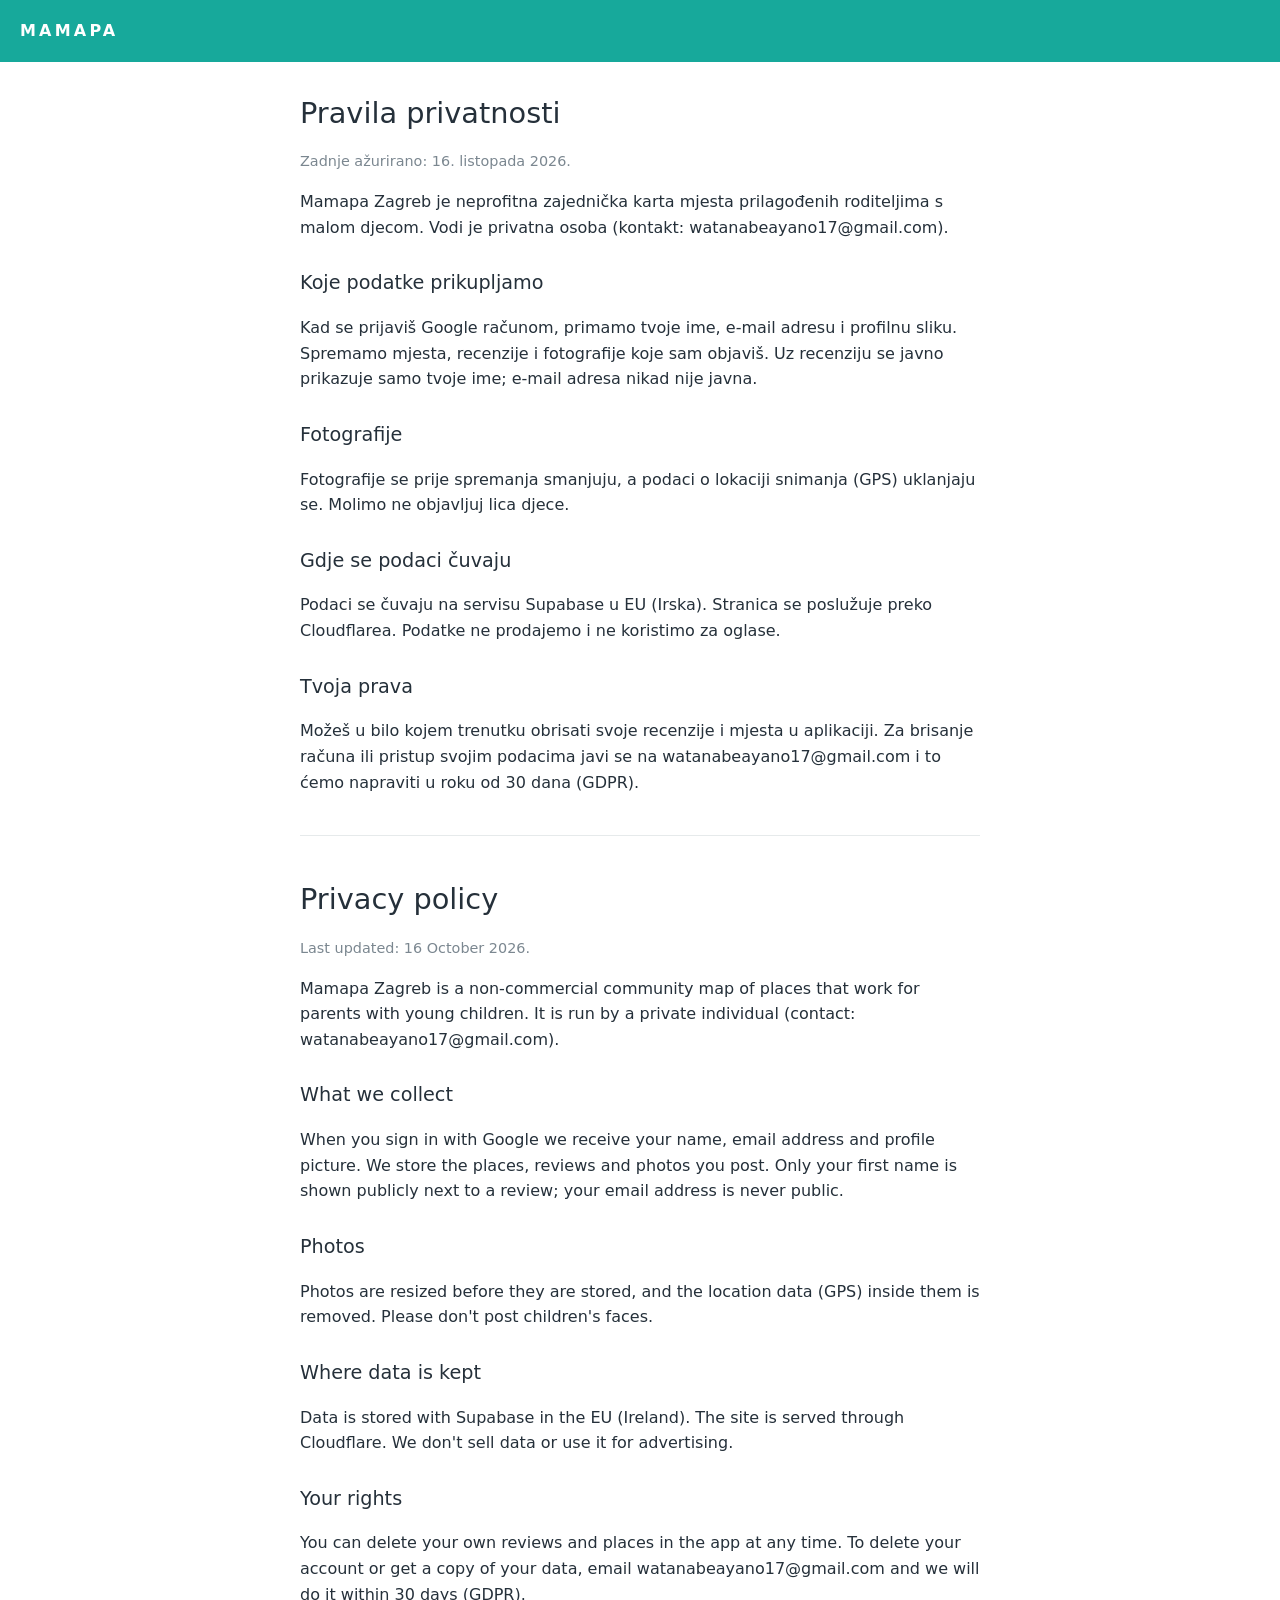
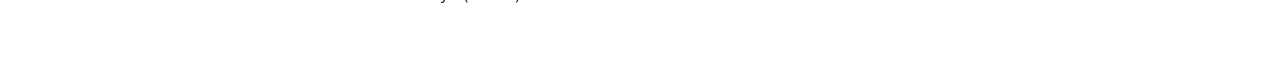
<file: public/privacy.html>
<!doctype html>
<html lang="hr">
<head>
<meta charset="utf-8">
<meta name="viewport" content="width=device-width,initial-scale=1">
<title>Mamapa Zagreb · Privatnost / Privacy</title>
<link rel="icon" href="icon.svg" type="image/svg+xml">
<style>
body{margin:0;font:16px/1.6 "Nunito Sans",system-ui,sans-serif;color:#25303A;background:#fff}
header{background:#17A99B;color:#fff;padding:18px max(20px,env(safe-area-inset-left,0px))}
header a{color:#fff;text-decoration:none;letter-spacing:.2em;font-weight:600}
main{max-width:680px;margin:0 auto;padding:28px 20px 60px}
h1{font-weight:300;font-size:1.8rem;margin:0 0 6px}
h2{font-weight:400;font-size:1.2rem;margin:28px 0 6px}
.muted{color:#7B8790;font-size:.9rem}
hr{border:0;border-top:1px solid #E6EAEB;margin:40px 0}
</style>
</head>
<body>
<header><a href="./">MAMAPA</a></header>
<main>
<section lang="hr">
<h1>Pravila privatnosti</h1>
<p class="muted">Zadnje ažurirano: 16. listopada 2026.</p>
<p>Mamapa Zagreb je neprofitna zajednička karta mjesta prilagođenih roditeljima s malom djecom. Vodi je privatna osoba (kontakt: watanabeayano17@gmail.com).</p>
<h2>Koje podatke prikupljamo</h2>
<p>Kad se prijaviš Google računom, primamo tvoje ime, e-mail adresu i profilnu sliku. Spremamo mjesta, recenzije i fotografije koje sam objaviš. Uz recenziju se javno prikazuje samo tvoje ime; e-mail adresa nikad nije javna.</p>
<h2>Fotografije</h2>
<p>Fotografije se prije spremanja smanjuju, a podaci o lokaciji snimanja (GPS) uklanjaju se. Molimo ne objavljuj lica djece.</p>
<h2>Gdje se podaci čuvaju</h2>
<p>Podaci se čuvaju na servisu Supabase u EU (Irska). Stranica se poslužuje preko Cloudflarea. Podatke ne prodajemo i ne koristimo za oglase.</p>
<h2>Tvoja prava</h2>
<p>Možeš u bilo kojem trenutku obrisati svoje recenzije i mjesta u aplikaciji. Za brisanje računa ili pristup svojim podacima javi se na watanabeayano17@gmail.com i to ćemo napraviti u roku od 30 dana (GDPR).</p>
</section>
<hr>
<section lang="en">
<h1>Privacy policy</h1>
<p class="muted">Last updated: 16 October 2026.</p>
<p>Mamapa Zagreb is a non-commercial community map of places that work for parents with young children. It is run by a private individual (contact: watanabeayano17@gmail.com).</p>
<h2>What we collect</h2>
<p>When you sign in with Google we receive your name, email address and profile picture. We store the places, reviews and photos you post. Only your first name is shown publicly next to a review; your email address is never public.</p>
<h2>Photos</h2>
<p>Photos are resized before they are stored, and the location data (GPS) inside them is removed. Please don't post children's faces.</p>
<h2>Where data is kept</h2>
<p>Data is stored with Supabase in the EU (Ireland). The site is served through Cloudflare. We don't sell data or use it for advertising.</p>
<h2>Your rights</h2>
<p>You can delete your own reviews and places in the app at any time. To delete your account or get a copy of your data, email watanabeayano17@gmail.com and we will do it within 30 days (GDPR).</p>
</section>
</main>
</body>
</html>
</file>
